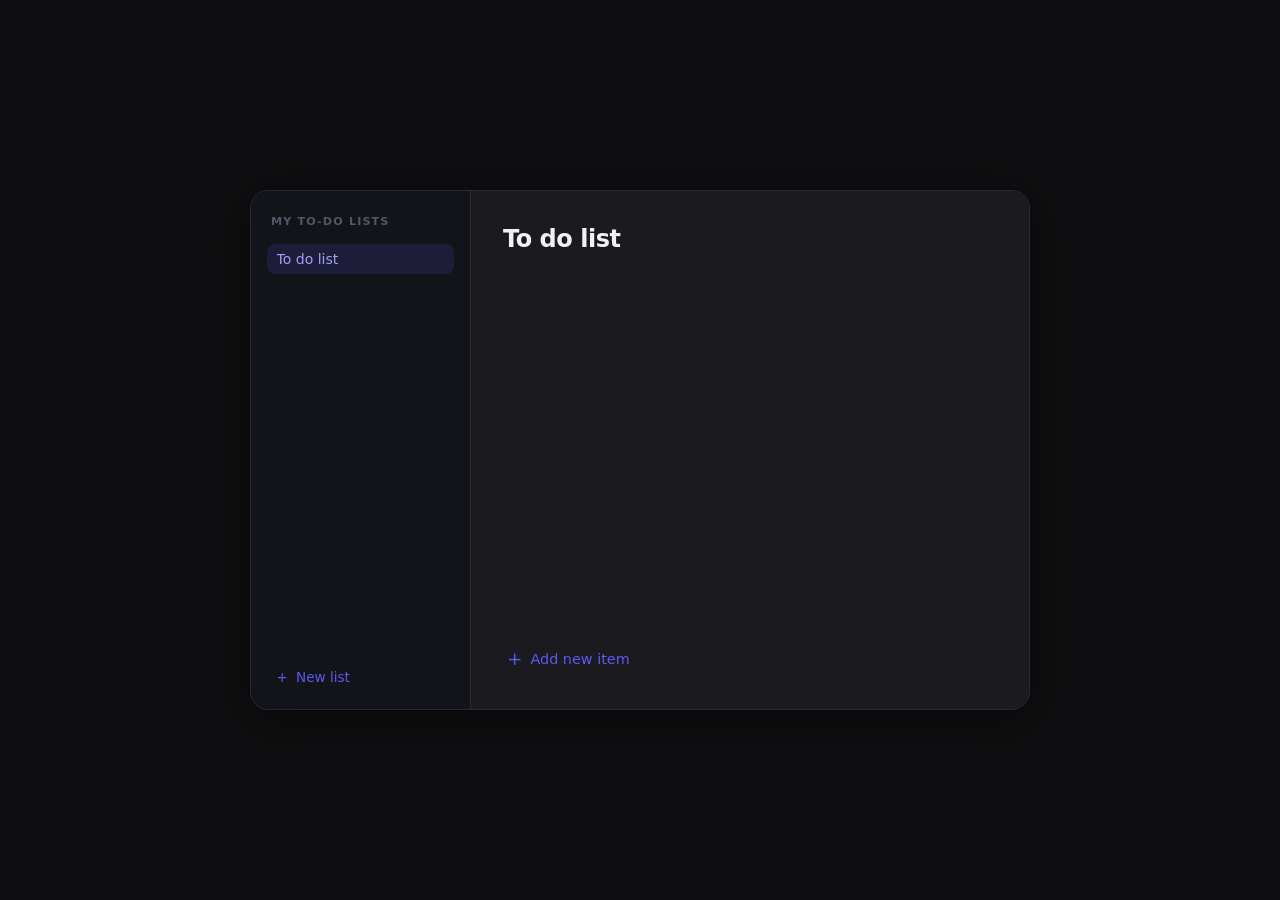
<file: public/index.html>
<!DOCTYPE html>
<html lang="en">
<head>
  <meta charset="UTF-8" />
  <meta name="viewport" content="width=device-width, initial-scale=1.0" />
  <title>To Do List</title>
  <style>
    *, *::before, *::after { box-sizing: border-box; margin: 0; padding: 0; }

    body {
      min-height: 100vh;
      display: flex;
      align-items: center;
      justify-content: center;
      background: #0f0f11;
      font-family: 'Inter', 'Segoe UI', system-ui, sans-serif;
      padding: 2rem;
    }

    /* ── Layout ── */
    .app {
      display: flex;
      width: 100%;
      max-width: 780px;
      min-height: 520px;
      border-radius: 18px;
      overflow: hidden;
      box-shadow: 0 8px 48px rgba(0,0,0,0.55);
      border: 1px solid #2a2a32;
    }

    /* ── Sidebar ── */
    .sidebar {
      width: 220px;
      min-width: 220px;
      background: #13131a;
      border-right: 1px solid #2a2a32;
      display: flex;
      flex-direction: column;
      padding: 1.5rem 1rem 1rem;
    }

    .sidebar-header {
      font-size: 0.7rem;
      font-weight: 600;
      letter-spacing: 0.1em;
      text-transform: uppercase;
      color: #555565;
      margin-bottom: 1rem;
      padding: 0 0.25rem;
    }

    .list-nav {
      list-style: none;
      display: flex;
      flex-direction: column;
      gap: 2px;
      flex: 1;
      overflow-y: auto;
    }

    .list-nav-item {
      display: flex;
      align-items: center;
      gap: 0.4rem;
      border-radius: 8px;
      padding: 0.45rem 0.6rem;
      cursor: pointer;
      transition: background 0.12s;
      color: #9090a8;
      font-size: 0.875rem;
    }

    .list-nav-item:hover { background: #1e1e28; color: #c0c0d8; }

    .list-nav-item.active {
      background: rgba(91,91,240,0.15);
      color: #a0a0f8;
    }

    .list-nav-item .nav-label {
      flex: 1;
      white-space: nowrap;
      overflow: hidden;
      text-overflow: ellipsis;
    }

    .nav-delete {
      background: none;
      border: none;
      cursor: pointer;
      color: transparent;
      font-size: 0.8rem;
      padding: 1px 3px;
      border-radius: 4px;
      line-height: 1;
      transition: color 0.12s, background 0.12s;
      flex-shrink: 0;
    }

    .list-nav-item:hover .nav-delete { color: #555565; }
    .nav-delete:hover { color: #e05a5a !important; background: rgba(224,90,90,0.1); }

    .sidebar-add-btn {
      display: flex;
      align-items: center;
      gap: 0.5rem;
      background: none;
      border: none;
      cursor: pointer;
      color: #5b5bf0;
      font-size: 0.85rem;
      font-family: inherit;
      font-weight: 500;
      padding: 0.5rem 0.6rem;
      border-radius: 8px;
      margin-top: 0.75rem;
      transition: color 0.12s, background 0.12s;
      width: 100%;
      text-align: left;
    }

    .sidebar-add-btn:hover {
      color: #7b7bf8;
      background: rgba(91,91,240,0.08);
    }

    /* ── Main panel ── */
    .main {
      flex: 1;
      background: #1a1a1f;
      padding: 2rem;
      display: flex;
      flex-direction: column;
    }

    h1 {
      font-size: 1.5rem;
      font-weight: 600;
      color: #f0f0f5;
      letter-spacing: -0.02em;
      margin-bottom: 1.5rem;
      border-radius: 6px;
      padding: 2px 6px;
      margin-left: -6px;
      outline: none;
      cursor: text;
      transition: background 0.15s;
    }

    h1:hover { background: rgba(255,255,255,0.05); }
    h1:focus  { background: rgba(91,91,240,0.1); caret-color: #5b5bf0; }

    /* ── Item list ── */
    #item-list {
      list-style: none;
      display: flex;
      flex-direction: column;
      gap: 0.5rem;
      margin-bottom: 1rem;
      flex: 1;
    }

    .todo-item {
      display: flex;
      align-items: center;
      gap: 0.75rem;
      background: #22222a;
      border: 1px solid #2e2e38;
      border-radius: 10px;
      padding: 0.6rem 0.75rem;
      transition: border-color 0.15s;
    }

    .todo-item:focus-within { border-color: #5b5bf0; }

    .todo-item input[type="checkbox"] {
      appearance: none;
      -webkit-appearance: none;
      width: 18px;
      height: 18px;
      min-width: 18px;
      border: 2px solid #444452;
      border-radius: 5px;
      cursor: pointer;
      position: relative;
      transition: background 0.15s, border-color 0.15s;
    }

    .todo-item input[type="checkbox"]:checked {
      background: #5b5bf0;
      border-color: #5b5bf0;
    }

    .todo-item input[type="checkbox"]:checked::after {
      content: '';
      position: absolute;
      left: 3px; top: 0;
      width: 5px; height: 9px;
      border: 2px solid #fff;
      border-top: none; border-left: none;
      transform: rotate(45deg);
    }

    .todo-item .item-text {
      flex: 1;
      background: transparent;
      border: none;
      outline: none;
      color: #d4d4e0;
      font-size: 0.95rem;
      font-family: inherit;
      caret-color: #5b5bf0;
    }

    .todo-item .item-text::placeholder { color: #444452; }
    .todo-item.done .item-text { color: #555565; text-decoration: line-through; }

    .delete-btn {
      background: none;
      border: none;
      cursor: pointer;
      color: #444452;
      font-size: 1rem;
      line-height: 1;
      padding: 2px 4px;
      border-radius: 4px;
      transition: color 0.15s, background 0.15s;
      display: flex;
      align-items: center;
    }

    .delete-btn:hover { color: #e05a5a; background: rgba(224,90,90,0.1); }

    /* ── Add item button ── */
    #add-btn {
      display: flex;
      align-items: center;
      gap: 0.5rem;
      background: none;
      border: none;
      cursor: pointer;
      color: #5b5bf0;
      font-size: 0.9rem;
      font-family: inherit;
      font-weight: 500;
      padding: 0.5rem 0.25rem;
      border-radius: 8px;
      transition: color 0.15s, background 0.15s;
      width: 100%;
    }

    #add-btn:hover { color: #7b7bf8; background: rgba(91,91,240,0.08); }
    #add-btn .plus-icon { font-size: 1.15rem; }
  </style>
</head>
<body>
  <div class="app">

    <!-- Sidebar -->
    <aside class="sidebar">
      <p class="sidebar-header">My to-do lists</p>
      <ul class="list-nav" id="list-nav"></ul>
      <button class="sidebar-add-btn" id="sidebar-add-btn">
        <span>+</span> New list
      </button>
    </aside>

    <!-- Main panel -->
    <main class="main">
      <h1 id="list-title" contenteditable="true" spellcheck="false"></h1>
      <ul id="item-list"></ul>
      <button id="add-btn">
        <span class="plus-icon">+</span> Add new item
      </button>
    </main>

  </div>

  <script>
    const STORAGE_KEY = 'todo-app-v2';

    // ── State ────────────────────────────────────────────────
    let state = load();

    function defaultState() {
      const id = uid();
      return { activeId: id, lists: [{ id, title: 'To do list', items: [] }] };
    }

    function load() {
      try {
        const raw = localStorage.getItem(STORAGE_KEY);
        if (raw) return JSON.parse(raw);
      } catch {}
      return defaultState();
    }

    function save() {
      localStorage.setItem(STORAGE_KEY, JSON.stringify(state));
    }

    function uid() {
      return Date.now().toString(36) + Math.random().toString(36).slice(2);
    }

    function activeList() {
      return state.lists.find(l => l.id === state.activeId);
    }

    // ── DOM refs ─────────────────────────────────────────────
    const listNav      = document.getElementById('list-nav');
    const sidebarAdd   = document.getElementById('sidebar-add-btn');
    const titleEl      = document.getElementById('list-title');
    const itemListEl   = document.getElementById('item-list');
    const addItemBtn   = document.getElementById('add-btn');

    // ── Render sidebar ───────────────────────────────────────
    function renderSidebar() {
      listNav.innerHTML = '';
      state.lists.forEach(list => {
        const li = document.createElement('li');
        li.className = 'list-nav-item' + (list.id === state.activeId ? ' active' : '');

        const label = document.createElement('span');
        label.className = 'nav-label';
        label.textContent = list.title || 'Untitled';

        const del = document.createElement('button');
        del.className = 'nav-delete';
        del.title = 'Delete list';
        del.innerHTML = '&#x2715;';
        del.addEventListener('click', e => {
          e.stopPropagation();
          if (state.lists.length === 1) return; // keep at least one
          state.lists = state.lists.filter(l => l.id !== list.id);
          if (state.activeId === list.id) state.activeId = state.lists[0].id;
          save();
          render();
        });

        li.append(label, del);
        li.addEventListener('click', () => {
          state.activeId = list.id;
          save();
          render();
        });

        listNav.appendChild(li);
      });
    }

    // ── Render main panel ────────────────────────────────────
    function renderMain() {
      const list = activeList();
      titleEl.textContent = list.title;
      itemListEl.innerHTML = '';
      list.items.forEach((item, idx) => appendItemEl(item, idx));
    }

    function render() {
      renderSidebar();
      renderMain();
    }

    // ── Title editing ─────────────────────────────────────────
    titleEl.addEventListener('input', () => {
      activeList().title = titleEl.textContent.trim() || 'Untitled';
      save();
      renderSidebar(); // keep sidebar in sync
    });

    titleEl.addEventListener('keydown', e => {
      if (e.key === 'Enter') { e.preventDefault(); titleEl.blur(); }
    });

    // ── Item element ──────────────────────────────────────────
    function appendItemEl(item, idx) {
      const li = document.createElement('li');
      li.className = 'todo-item' + (item.done ? ' done' : '');

      const checkbox = document.createElement('input');
      checkbox.type = 'checkbox';
      checkbox.checked = item.done;

      const text = document.createElement('input');
      text.type = 'text';
      text.className = 'item-text';
      text.placeholder = 'New item…';
      text.value = item.label;

      const del = document.createElement('button');
      del.className = 'delete-btn';
      del.title = 'Delete item';
      del.innerHTML = '&#x2715;';

      checkbox.addEventListener('change', () => {
        item.done = checkbox.checked;
        li.classList.toggle('done', item.done);
        save();
      });

      text.addEventListener('input', () => {
        item.label = text.value;
        save();
      });

      text.addEventListener('keydown', e => {
        if (e.key !== 'Enter') return;
        const list = activeList();
        const newItem = { label: '', done: false };
        list.items.splice(idx + 1, 0, newItem);
        save();
        renderMain();
        // focus the new row
        const rows = itemListEl.querySelectorAll('.item-text');
        if (rows[idx + 1]) rows[idx + 1].focus();
      });

      del.addEventListener('click', () => {
        activeList().items.splice(idx, 1);
        save();
        renderMain();
      });

      li.append(checkbox, text, del);
      itemListEl.appendChild(li);
    }

    // ── Add item button ───────────────────────────────────────
    addItemBtn.addEventListener('click', () => {
      const list = activeList();
      list.items.push({ label: '', done: false });
      save();
      renderMain();
      const rows = itemListEl.querySelectorAll('.item-text');
      rows[rows.length - 1]?.focus();
    });

    // ── New list button ───────────────────────────────────────
    sidebarAdd.addEventListener('click', () => {
      const id = uid();
      state.lists.push({ id, title: 'New list', items: [] });
      state.activeId = id;
      save();
      render();
      titleEl.focus();
      // select all text so user can rename immediately
      document.execCommand('selectAll');
    });

    // ── Init ──────────────────────────────────────────────────
    render();
  </script>
</body>
</html>
</file>
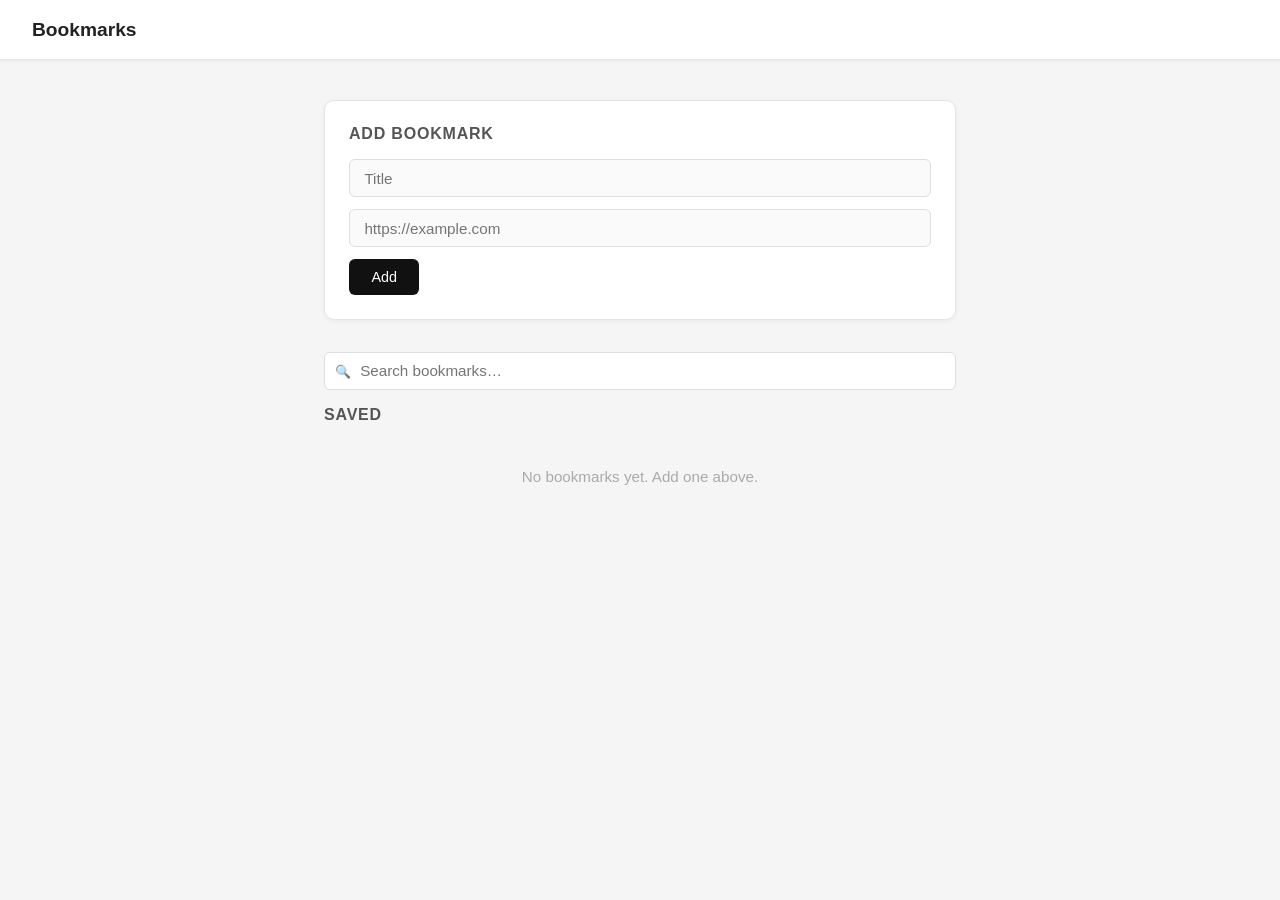
<file: public/bookmarks.html>
<!DOCTYPE html>
<html lang="en">
<head>
  <meta charset="UTF-8">
  <meta name="viewport" content="width=device-width, initial-scale=1.0">
  <title>Bookmarks</title>
  <style>
    *, *::before, *::after { box-sizing: border-box; margin: 0; padding: 0; }

    body {
      font-family: -apple-system, BlinkMacSystemFont, 'Segoe UI', sans-serif;
      background: #f5f5f5;
      color: #222;
      min-height: 100vh;
    }

    header {
      background: #fff;
      border-bottom: 1px solid #e5e5e5;
      padding: 0 2rem;
      height: 60px;
      display: flex;
      align-items: center;
      box-shadow: 0 1px 4px rgba(0,0,0,0.06);
      position: sticky;
      top: 0;
      z-index: 100;
    }

    header h1 {
      font-size: 1.2rem;
      font-weight: 700;
    }

    main {
      max-width: 680px;
      margin: 40px auto;
      padding: 0 1.5rem;
    }

    /* Form */
    .add-form {
      background: #fff;
      border: 1px solid #e5e5e5;
      border-radius: 10px;
      padding: 1.5rem;
      box-shadow: 0 1px 4px rgba(0,0,0,0.05);
      margin-bottom: 2rem;
    }

    .add-form h2 {
      font-size: 1rem;
      font-weight: 600;
      margin-bottom: 1rem;
      color: #555;
      text-transform: uppercase;
      letter-spacing: 0.05em;
    }

    .form-row {
      display: flex;
      flex-direction: column;
      gap: 0.75rem;
    }

    input[type="text"],
    input[type="url"] {
      width: 100%;
      padding: 0.6rem 0.9rem;
      border: 1px solid #ddd;
      border-radius: 6px;
      font-size: 0.95rem;
      outline: none;
      transition: border-color 0.2s;
      background: #fafafa;
    }

    input:focus {
      border-color: #555;
      background: #fff;
    }

    button.add-btn {
      align-self: flex-start;
      padding: 0.6rem 1.4rem;
      background: #111;
      color: #fff;
      border: none;
      border-radius: 6px;
      font-size: 0.9rem;
      font-weight: 500;
      cursor: pointer;
      transition: background 0.2s;
    }

    button.add-btn:hover { background: #333; }

    .error {
      font-size: 0.85rem;
      color: #c0392b;
      display: none;
    }

    /* Search */
    .search-bar {
      margin-bottom: 1rem;
      position: relative;
    }

    .search-bar input {
      width: 100%;
      padding: 0.6rem 0.9rem 0.6rem 2.2rem;
      border: 1px solid #ddd;
      border-radius: 6px;
      font-size: 0.95rem;
      background: #fff;
      outline: none;
      transition: border-color 0.2s;
    }

    .search-bar input:focus { border-color: #555; }

    .search-bar::before {
      content: '🔍';
      position: absolute;
      left: 0.7rem;
      top: 50%;
      transform: translateY(-50%);
      font-size: 0.8rem;
      pointer-events: none;
    }

    /* Bookmark list */
    .list-header {
      display: flex;
      align-items: baseline;
      justify-content: space-between;
      margin-bottom: 0.75rem;
    }

    .list-header h2 {
      font-size: 1rem;
      font-weight: 600;
      color: #555;
      text-transform: uppercase;
      letter-spacing: 0.05em;
    }

    .count {
      font-size: 0.8rem;
      color: #999;
    }

    .bookmark-list {
      display: flex;
      flex-direction: column;
      gap: 0.6rem;
    }

    .bookmark-item {
      background: #fff;
      border: 1px solid #e5e5e5;
      border-radius: 8px;
      padding: 0.9rem 1rem;
      display: flex;
      align-items: center;
      gap: 0.75rem;
      box-shadow: 0 1px 3px rgba(0,0,0,0.04);
      transition: box-shadow 0.2s;
    }

    .bookmark-item:hover { box-shadow: 0 2px 8px rgba(0,0,0,0.08); }

    .favicon {
      width: 18px;
      height: 18px;
      flex-shrink: 0;
      border-radius: 3px;
    }

    .bookmark-info {
      flex: 1;
      min-width: 0;
    }

    .bookmark-title {
      font-weight: 500;
      font-size: 0.95rem;
      white-space: nowrap;
      overflow: hidden;
      text-overflow: ellipsis;
    }

    .bookmark-url {
      font-size: 0.78rem;
      color: #999;
      white-space: nowrap;
      overflow: hidden;
      text-overflow: ellipsis;
      margin-top: 2px;
    }

    .bookmark-title a {
      color: inherit;
      text-decoration: none;
    }

    .bookmark-title a:hover { text-decoration: underline; }

    button.delete-btn {
      background: none;
      border: none;
      cursor: pointer;
      color: #ccc;
      font-size: 1.1rem;
      padding: 0 4px;
      transition: color 0.15s;
      flex-shrink: 0;
      line-height: 1;
    }

    button.delete-btn:hover { color: #c0392b; }

    .empty {
      text-align: center;
      color: #aaa;
      font-size: 0.95rem;
      padding: 2rem 0;
    }

    @media (prefers-color-scheme: dark) {
      body { background: #1a1a1a; color: #e5e5e5; }
      header, .add-form, .bookmark-item {
        background: #242424;
        border-color: #333;
      }
      input[type="text"], input[type="url"], .search-bar input {
        background: #1a1a1a;
        border-color: #444;
        color: #e5e5e5;
      }
      input:focus, .search-bar input:focus { border-color: #888; background: #222; }
      button.add-btn { background: #e5e5e5; color: #111; }
      button.add-btn:hover { background: #ccc; }
      .bookmark-url { color: #666; }
      button.delete-btn { color: #555; }
      button.delete-btn:hover { color: #e74c3c; }
    }
  </style>
</head>
<body>

  <header>
    <h1>Bookmarks</h1>
  </header>

  <main>
    <div class="add-form">
      <h2>Add Bookmark</h2>
      <div class="form-row">
        <input type="text" id="input-title" placeholder="Title" autocomplete="off">
        <input type="url"  id="input-url"   placeholder="https://example.com" autocomplete="off">
        <span class="error" id="error-msg">Please enter a valid URL.</span>
        <button class="add-btn" id="add-btn">Add</button>
      </div>
    </div>

    <div class="search-bar">
      <input type="text" id="search" placeholder="Search bookmarks…" autocomplete="off">
    </div>

    <div class="list-header">
      <h2>Saved</h2>
      <span class="count" id="count"></span>
    </div>
    <div class="bookmark-list" id="bookmark-list"></div>
  </main>

  <script>
    const STORAGE_KEY = 'bookmarks';

    function load() {
      try { return JSON.parse(localStorage.getItem(STORAGE_KEY)) || []; }
      catch { return []; }
    }

    function save(bookmarks) {
      localStorage.setItem(STORAGE_KEY, JSON.stringify(bookmarks));
    }

    function faviconUrl(url) {
      try {
        const { origin } = new URL(url);
        return `${origin}/favicon.ico`;
      } catch { return ''; }
    }

    function render(query = '') {
      const bookmarks = load();
      const list = document.getElementById('bookmark-list');
      const count = document.getElementById('count');
      const q = query.toLowerCase();
      const filtered = q
        ? bookmarks.filter(bm => bm.title.toLowerCase().includes(q))
        : bookmarks;

      count.textContent = filtered.length
        ? `${filtered.length} of ${bookmarks.length} bookmark${bookmarks.length !== 1 ? 's' : ''}`
        : bookmarks.length ? `0 of ${bookmarks.length}` : '';

      if (!bookmarks.length) {
        list.innerHTML = '<p class="empty">No bookmarks yet. Add one above.</p>';
        return;
      }

      if (!filtered.length) {
        list.innerHTML = '<p class="empty">No bookmarks match your search.</p>';
        return;
      }

      list.innerHTML = filtered.map((bm, i) => `
        <div class="bookmark-item" data-index="${i}">
          <img class="favicon" src="${faviconUrl(bm.url)}" alt=""
               onerror="this.style.display='none'">
          <div class="bookmark-info">
            <div class="bookmark-title">
              <a href="${bm.url}" target="_blank" rel="noopener">${bm.title || bm.url}</a>
            </div>
            <div class="bookmark-url">${bm.url}</div>
          </div>
          <button class="delete-btn" data-index="${i}" title="Delete">&#x2715;</button>
        </div>
      `).join('');
    }

    function addBookmark() {
      const titleEl = document.getElementById('input-title');
      const urlEl   = document.getElementById('input-url');
      const errorEl = document.getElementById('error-msg');

      const title = titleEl.value.trim();
      let url = urlEl.value.trim();

      if (!url.startsWith('http://') && !url.startsWith('https://')) {
        url = 'https://' + url;
      }

      try { new URL(url); } catch {
        errorEl.style.display = 'block';
        urlEl.focus();
        return;
      }

      errorEl.style.display = 'none';

      const bookmarks = load();
      bookmarks.unshift({ title: title || url, url, added: Date.now() });
      save(bookmarks);
      render();

      titleEl.value = '';
      urlEl.value = '';
      titleEl.focus();
    }

    const searchEl = document.getElementById('search');
    const getQuery = () => searchEl.value.trim();

    searchEl.addEventListener('input', () => render(getQuery()));

    document.getElementById('add-btn').addEventListener('click', addBookmark);

    document.getElementById('input-url').addEventListener('keydown', e => {
      if (e.key === 'Enter') addBookmark();
    });

    document.getElementById('bookmark-list').addEventListener('click', e => {
      const btn = e.target.closest('.delete-btn');
      if (!btn) return;
      const i = parseInt(btn.dataset.index, 10);
      const bookmarks = load();
      bookmarks.splice(i, 1);
      save(bookmarks);
      render(getQuery());
    });

    render();
  </script>

</body>
</html>
</file>
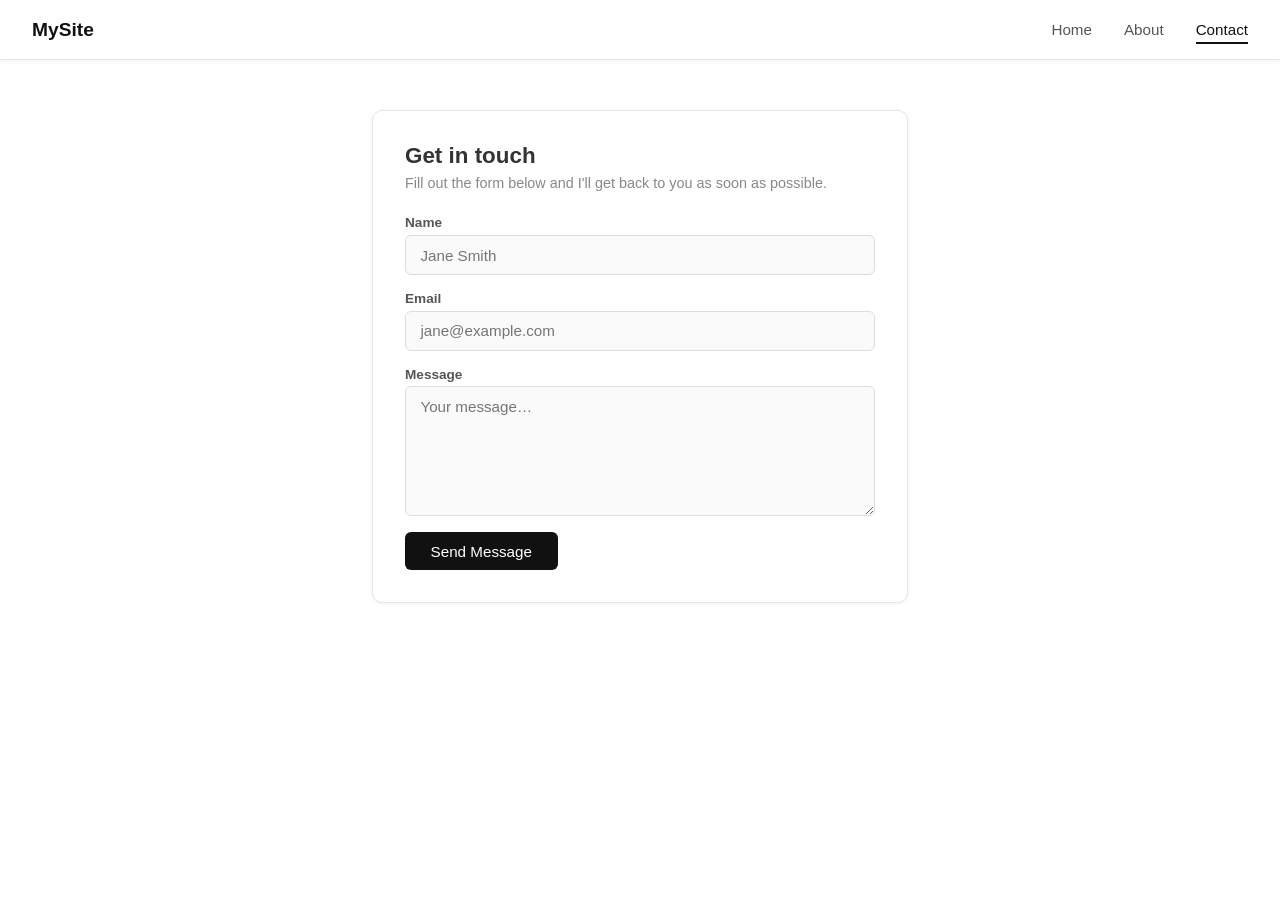
<file: public/contact.html>
<!DOCTYPE html>
<html lang="en">
<head>
  <meta charset="UTF-8">
  <meta name="viewport" content="width=device-width, initial-scale=1.0">
  <title>Contact</title>
  <link rel="stylesheet" href="style.css">
  <style>
    .contact-card {
      background: #fff;
      border: 1px solid #e5e5e5;
      border-radius: 10px;
      padding: 2rem;
      box-shadow: 0 1px 4px rgba(0,0,0,0.05);
      margin-top: 2rem;
    }

    .contact-card h2 {
      font-size: 1.4rem;
      margin-bottom: 0.4rem;
    }

    .contact-card p {
      color: #888;
      font-size: 0.9rem;
      margin-bottom: 1.5rem;
    }

    .form-group {
      display: flex;
      flex-direction: column;
      gap: 1rem;
    }

    .field {
      display: flex;
      flex-direction: column;
      gap: 0.3rem;
    }

    label {
      font-size: 0.85rem;
      font-weight: 600;
      color: #555;
    }

    input[type="text"],
    input[type="email"],
    textarea {
      padding: 0.65rem 0.9rem;
      border: 1px solid #ddd;
      border-radius: 6px;
      font-size: 0.95rem;
      font-family: inherit;
      background: #fafafa;
      outline: none;
      transition: border-color 0.2s, background 0.2s;
      width: 100%;
    }

    input:focus,
    textarea:focus {
      border-color: #555;
      background: #fff;
    }

    input.invalid,
    textarea.invalid {
      border-color: #c0392b;
    }

    textarea {
      resize: vertical;
      min-height: 130px;
    }

    .field-error {
      font-size: 0.78rem;
      color: #c0392b;
      display: none;
    }

    .field-error.visible { display: block; }

    .submit-btn {
      align-self: flex-start;
      padding: 0.65rem 1.6rem;
      background: #111;
      color: #fff;
      border: none;
      border-radius: 6px;
      font-size: 0.95rem;
      font-weight: 500;
      cursor: pointer;
      transition: background 0.2s;
    }

    .submit-btn:hover { background: #333; }

    .success-msg {
      display: none;
      background: #eafaf1;
      border: 1px solid #a9dfbf;
      color: #1e8449;
      border-radius: 6px;
      padding: 0.9rem 1rem;
      font-size: 0.9rem;
      margin-top: 1rem;
    }

    .success-msg.visible { display: block; }

    @media (prefers-color-scheme: dark) {
      .contact-card {
        background: #242424;
        border-color: #333;
      }

      label { color: #aaa; }

      input[type="text"],
      input[type="email"],
      textarea {
        background: #1a1a1a;
        border-color: #444;
        color: #e5e5e5;
      }

      input:focus, textarea:focus {
        border-color: #888;
        background: #222;
      }

      .submit-btn { background: #e5e5e5; color: #111; }
      .submit-btn:hover { background: #ccc; }

      .success-msg {
        background: #1a2e22;
        border-color: #2e7d4f;
        color: #6fcf97;
      }
    }
  </style>
</head>
<body>

  <header>
    <a class="site-title" href="/">MySite</a>
    <nav>
      <ul>
        <li><a href="/">Home</a></li>
        <li><a href="/about">About</a></li>
        <li><a href="contact.html" class="active">Contact</a></li>
      </ul>
    </nav>
  </header>

  <main>
    <div class="contact-card">
      <h2>Get in touch</h2>
      <p>Fill out the form below and I'll get back to you as soon as possible.</p>

      <form id="contact-form" novalidate>
        <div class="form-group">

          <div class="field">
            <label for="name">Name</label>
            <input type="text" id="name" placeholder="Jane Smith" autocomplete="name">
            <span class="field-error" id="name-error">Please enter your name.</span>
          </div>

          <div class="field">
            <label for="email">Email</label>
            <input type="email" id="email" placeholder="jane@example.com" autocomplete="email">
            <span class="field-error" id="email-error">Please enter a valid email address.</span>
          </div>

          <div class="field">
            <label for="message">Message</label>
            <textarea id="message" placeholder="Your message…"></textarea>
            <span class="field-error" id="message-error">Please enter a message.</span>
          </div>

          <button type="submit" class="submit-btn">Send Message</button>
        </div>
      </form>

      <div class="success-msg" id="success-msg">
        Message sent! Thanks for reaching out — I'll be in touch soon.
      </div>
    </div>
  </main>

  <script>
    const form = document.getElementById('contact-form');

    function validate() {
      const name    = document.getElementById('name');
      const email   = document.getElementById('email');
      const message = document.getElementById('message');
      let valid = true;

      function check(input, errorId, condition) {
        const err = document.getElementById(errorId);
        if (condition) {
          input.classList.remove('invalid');
          err.classList.remove('visible');
        } else {
          input.classList.add('invalid');
          err.classList.add('visible');
          valid = false;
        }
      }

      check(name,    'name-error',    name.value.trim().length > 0);
      check(email,   'email-error',   /^[^\s@]+@[^\s@]+\.[^\s@]+$/.test(email.value.trim()));
      check(message, 'message-error', message.value.trim().length > 0);

      return valid;
    }

    form.addEventListener('submit', e => {
      e.preventDefault();
      if (!validate()) return;

      // Simulate submission — wire up to a real endpoint or service when ready
      form.style.display = 'none';
      document.getElementById('success-msg').classList.add('visible');
    });

    // Clear error state on input
    ['name', 'email', 'message'].forEach(id => {
      document.getElementById(id).addEventListener('input', () => {
        const el = document.getElementById(id);
        el.classList.remove('invalid');
        document.getElementById(`${id}-error`).classList.remove('visible');
      });
    });
  </script>

</body>
</html>
</file>
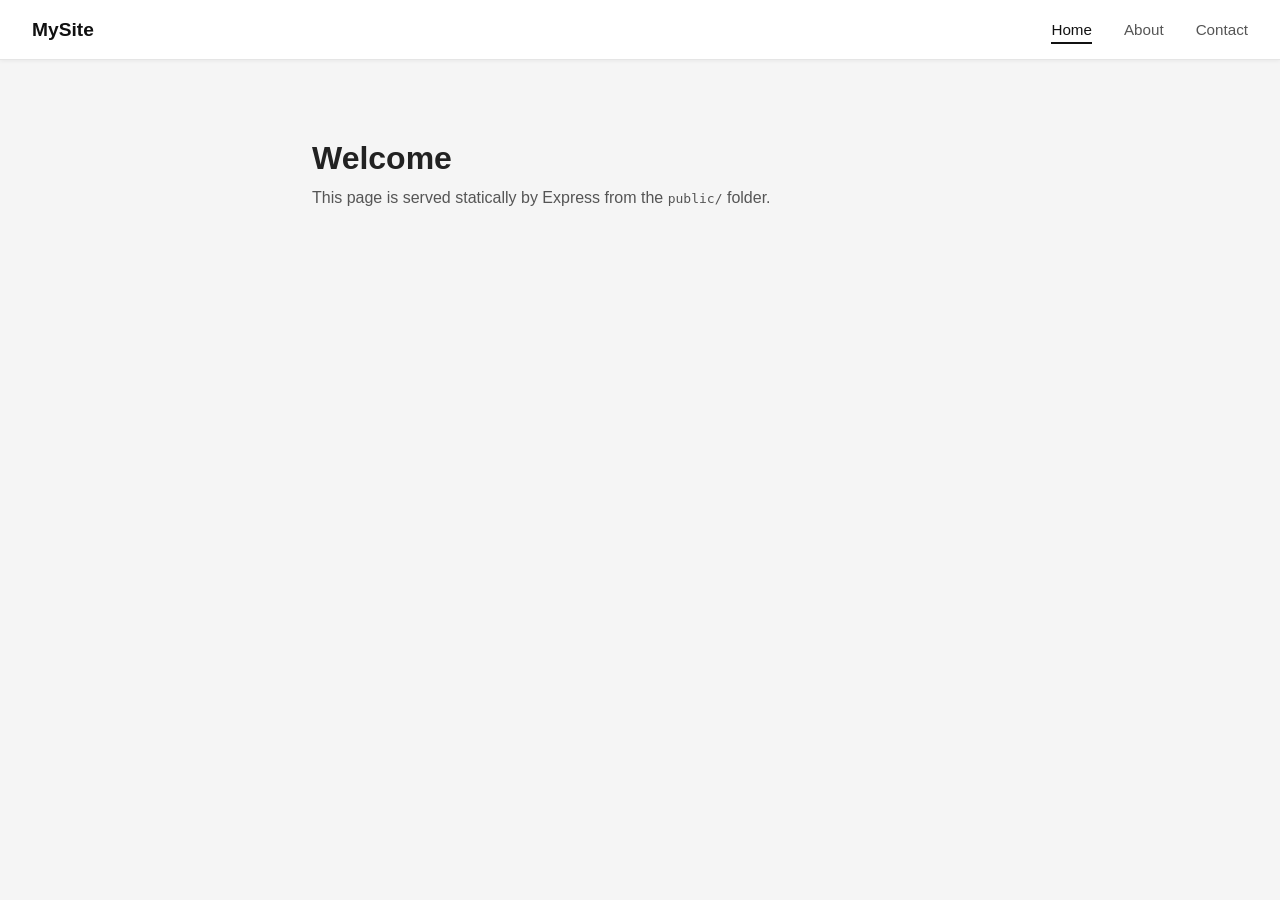
<file: public/nav.html>
<!DOCTYPE html>
<html lang="en">
<head>
  <meta charset="UTF-8">
  <meta name="viewport" content="width=device-width, initial-scale=1.0">
  <title>My Site</title>
  <style>
    *, *::before, *::after { box-sizing: border-box; margin: 0; padding: 0; }

    body {
      font-family: -apple-system, BlinkMacSystemFont, 'Segoe UI', sans-serif;
      background: #f5f5f5;
      color: #222;
    }

    nav {
      background: #fff;
      border-bottom: 1px solid #e5e5e5;
      padding: 0 2rem;
      display: flex;
      align-items: center;
      justify-content: space-between;
      height: 60px;
      box-shadow: 0 1px 4px rgba(0,0,0,0.06);
    }

    .nav-logo {
      font-weight: 700;
      font-size: 1.2rem;
      color: #111;
      text-decoration: none;
    }

    .nav-links {
      list-style: none;
      display: flex;
      gap: 2rem;
    }

    .nav-links a {
      text-decoration: none;
      color: #555;
      font-size: 0.95rem;
      font-weight: 500;
      padding: 4px 0;
      border-bottom: 2px solid transparent;
      transition: color 0.2s, border-color 0.2s;
    }

    .nav-links a:hover,
    .nav-links a.active {
      color: #111;
      border-bottom-color: #111;
    }

    main {
      max-width: 720px;
      margin: 80px auto;
      padding: 0 2rem;
    }

    h1 { font-size: 2rem; margin-bottom: 0.5rem; }
    p  { color: #555; line-height: 1.6; }
  </style>
</head>
<body>

  <nav>
    <a class="nav-logo" href="/">MySite</a>
    <ul class="nav-links">
      <li><a href="/" class="active">Home</a></li>
      <li><a href="/about">About</a></li>
      <li><a href="/contact">Contact</a></li>
    </ul>
  </nav>

  <main>
    <h1>Welcome</h1>
    <p>This page is served statically by Express from the <code>public/</code> folder.</p>
  </main>

</body>
</html>
</file>
<file: public/style.css>
*, *::before, *::after { box-sizing: border-box; margin: 0; padding: 0; }

body {
  font-family: sans-serif;
  background-color: #fff;
  color: #333;
  transition: background-color 0.3s, color 0.3s;
}

header {
  display: flex;
  align-items: center;
  justify-content: space-between;
  padding: 0 2rem;
  height: 60px;
  background: #fff;
  border-bottom: 1px solid #e5e5e5;
  box-shadow: 0 1px 4px rgba(0,0,0,0.06);
  position: sticky;
  top: 0;
  z-index: 100;
}

.site-title {
  font-weight: 700;
  font-size: 1.2rem;
  color: #111;
  text-decoration: none;
}

nav ul {
  list-style: none;
  display: flex;
  gap: 2rem;
}

nav a {
  text-decoration: none;
  color: #555;
  font-size: 0.95rem;
  font-weight: 500;
  padding: 4px 0;
  border-bottom: 2px solid transparent;
  transition: color 0.2s, border-color 0.2s;
}

nav a:hover,
nav a.active {
  color: #111;
  border-bottom-color: #111;
}

main, .content {
  max-width: 600px;
  margin: 50px auto;
  padding: 0 2rem;
}

h1 {
  color: inherit;
}

footer {
  margin-top: 60px;
  padding-top: 16px;
  border-top: 1px solid #ddd;
  font-size: 0.85rem;
  color: #888;
}

footer a {
  color: inherit;
  text-decoration: underline;
}

@media (prefers-color-scheme: dark) {
  footer {
    border-top-color: #333;
  }
}

@media (prefers-color-scheme: dark) {
  body {
    background-color: #1a1a1a;
    color: #e5e5e5;
  }

  header {
    background: #111;
    border-bottom-color: #333;
  }

  .site-title { color: #e5e5e5; }
  nav a { color: #aaa; }
  nav a:hover, nav a.active { color: #e5e5e5; border-bottom-color: #e5e5e5; }
}
</file>
